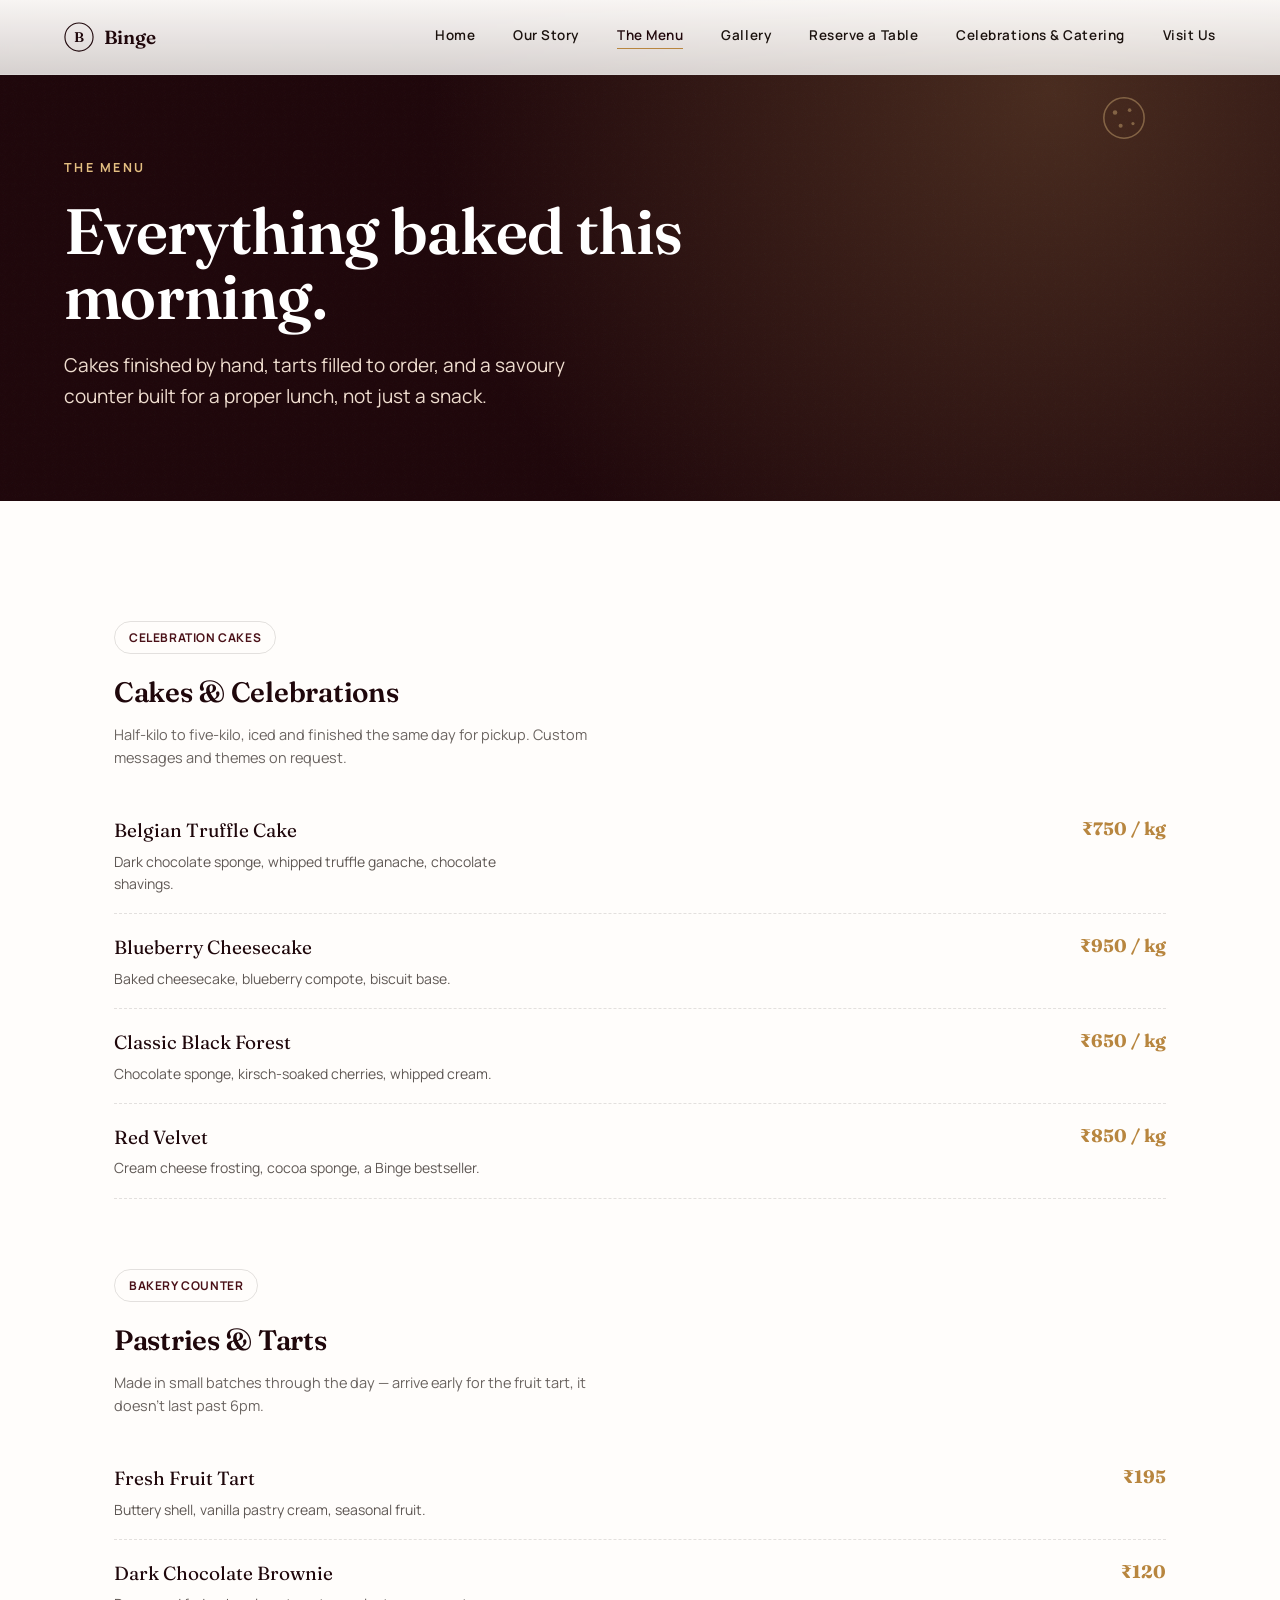
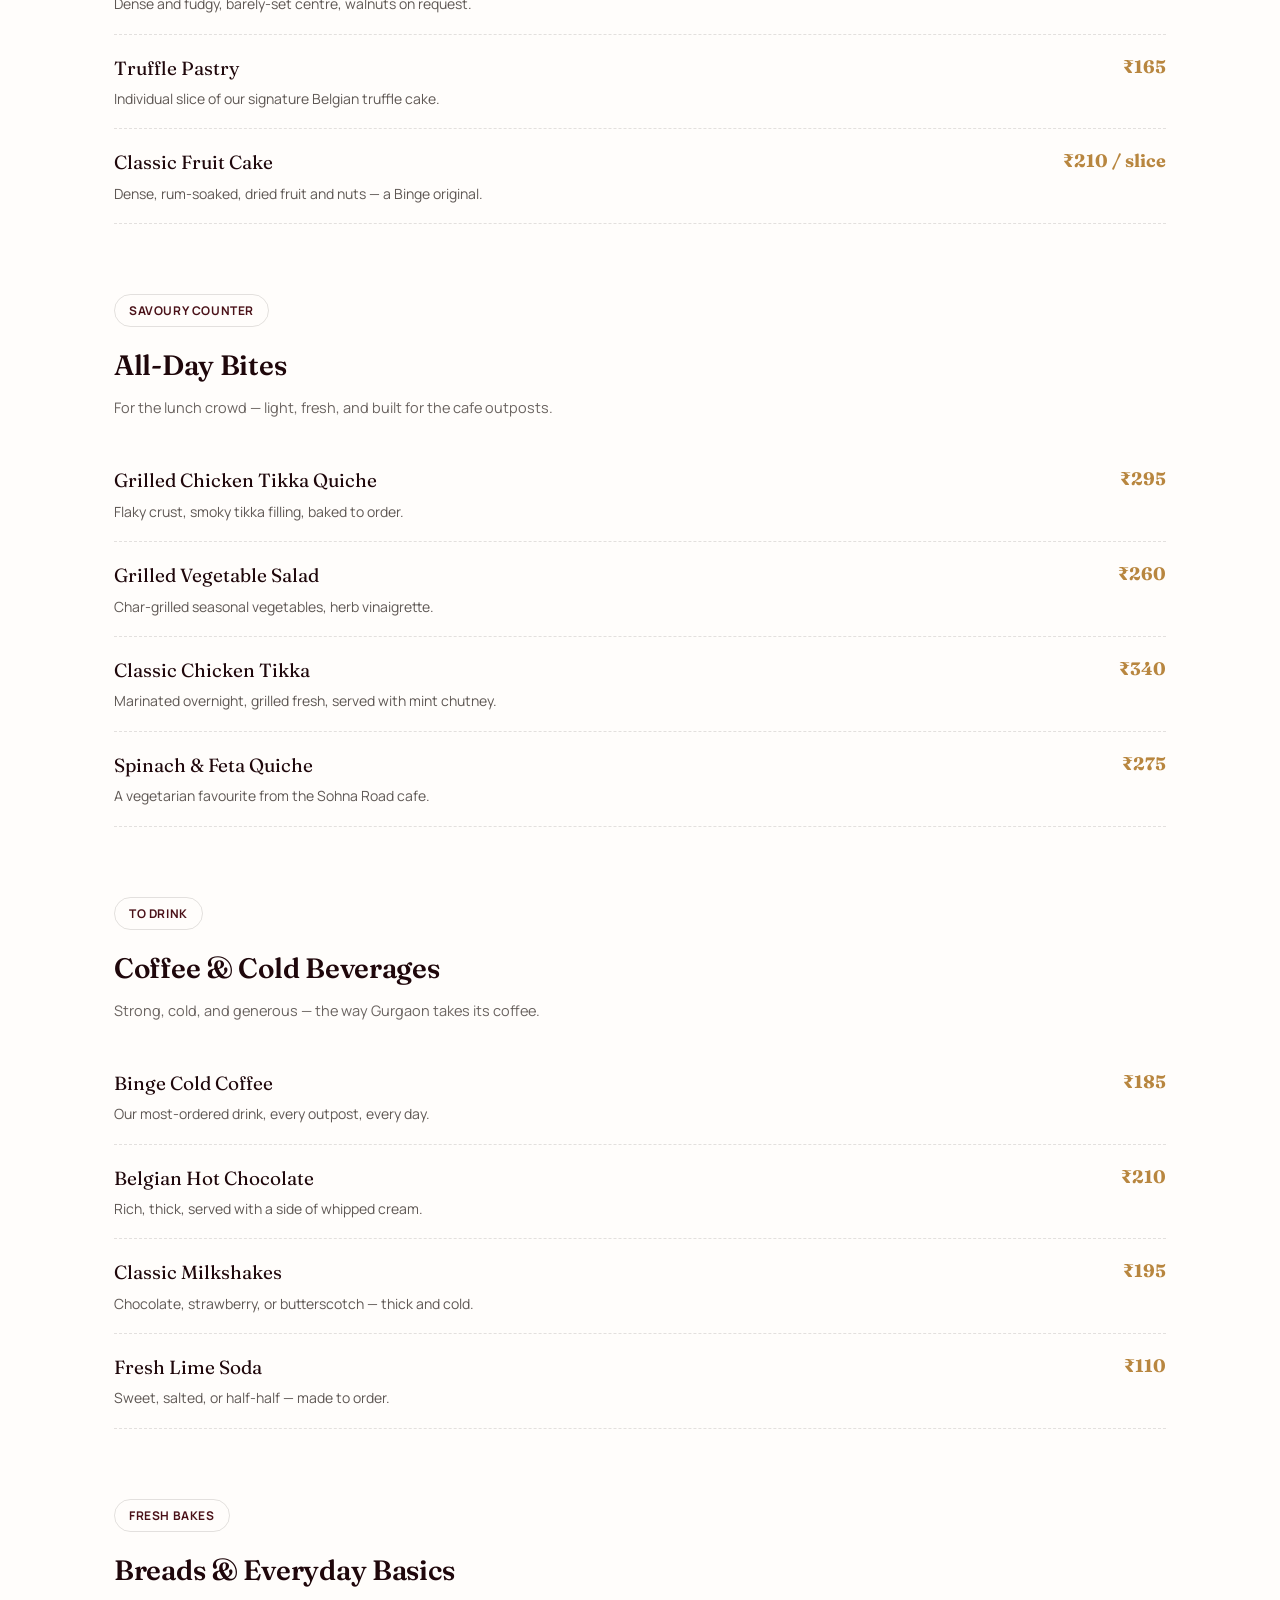
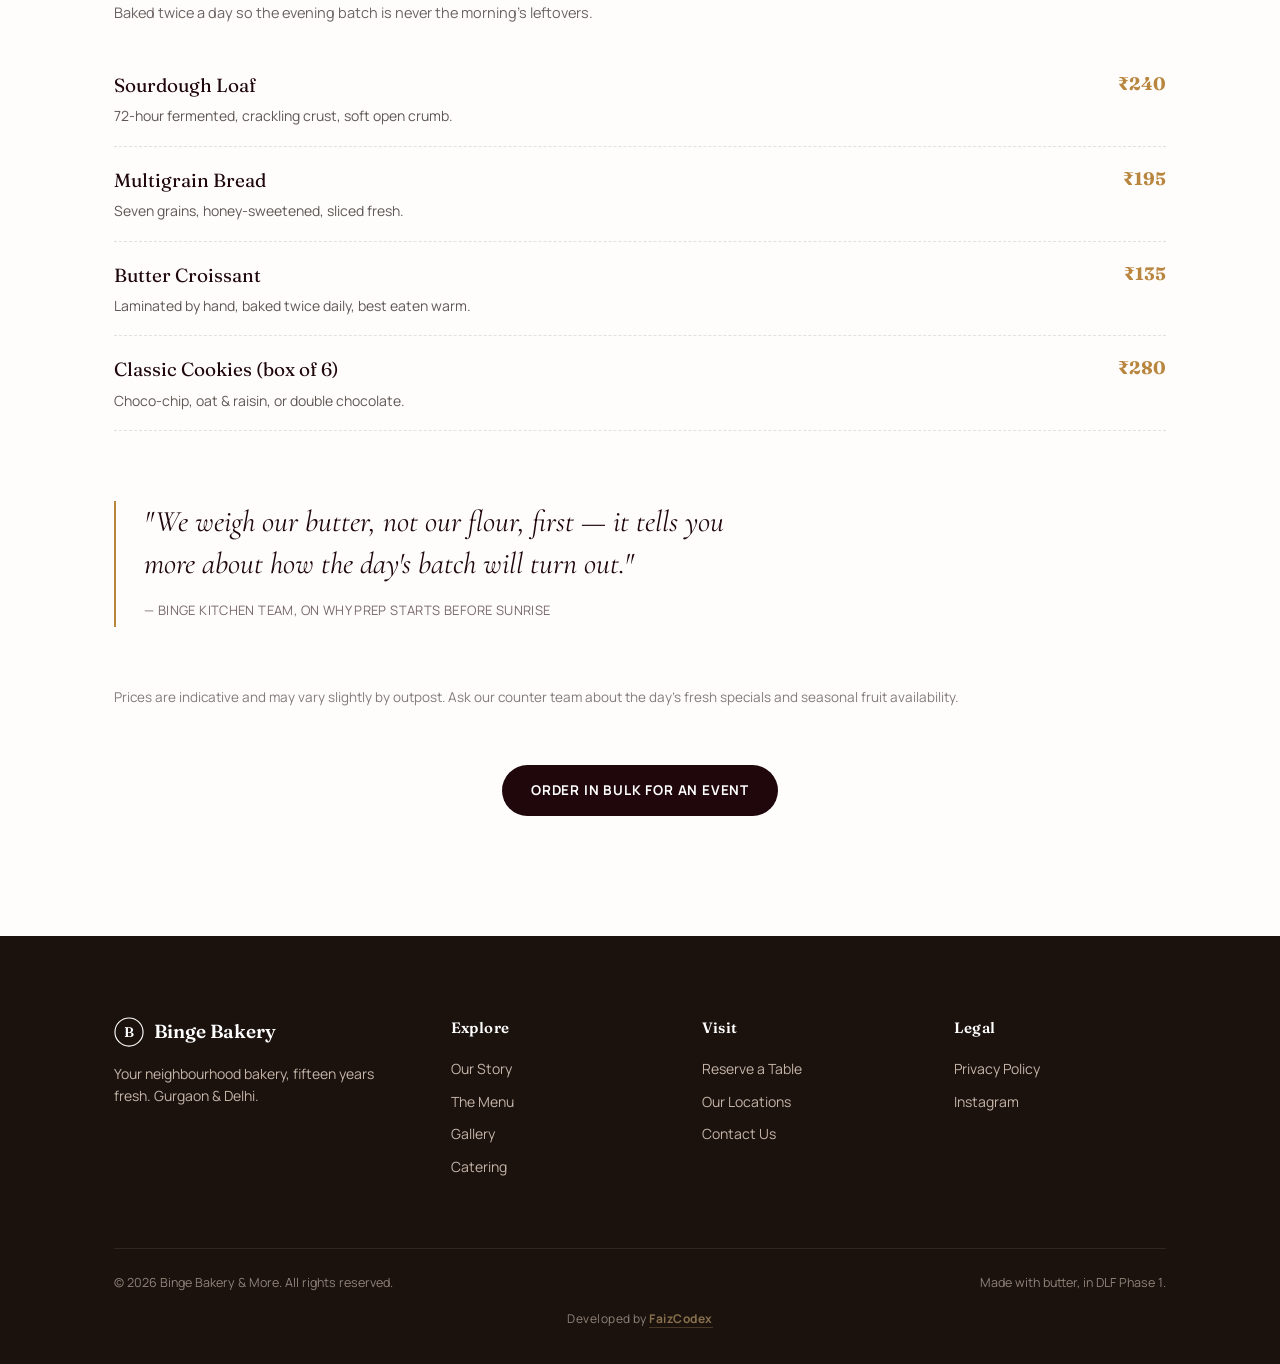
<file: menu.html>
<!DOCTYPE html>
<html lang="en">
<head>
<meta charset="UTF-8">
<meta name="viewport" content="width=device-width, initial-scale=1.0">
<title>The Menu — Binge Bakery</title>
<meta name="description" content="Cakes, tarts, savoury bakes and all-day coffee — the full Binge Bakery menu across our Gurgaon and Delhi outposts.">
<link href="https://fonts.googleapis.com/css2?family=Fraunces:ital,opsz,wght@0,9..144,400;0,9..144,500;0,9..144,600;0,9..144,700;0,9..144,900;1,9..144,500&family=Cormorant+Garamond:ital,wght@1,500;1,600&family=Manrope:wght@400;500;600;700;800&display=swap" rel="stylesheet">
<link rel="stylesheet" href="style.css">
</head>
<body>

<div id="loader">
  <div class="loader-stage">
    <svg viewBox="0 0 120 120" fill="none">
      <g class="bean bean--left"><path d="M60 20c-14 0-24 12-24 26 0 16 12 30 24 34 -8-8-12-20-12-32 0-12 6-22 12-28z" fill="#C79A5C"/></g>
      <g class="bean bean--right"><path d="M60 20c14 0 24 12 24 26 0 16-12 30-24 34 8-8 12-20 12-32 0-12-6-22-12-28z" fill="#E7CEBE"/></g>
    </svg>
    <svg class="loader-glyph" viewBox="0 0 120 120" fill="none">
      <text x="60" y="86" text-anchor="middle" font-family="Fraunces, serif" font-weight="700" font-size="74" fill="#F7EFE3">B</text>
    </svg>
  </div>
  <span class="loader-word">Fresh from the oven</span>
</div>

<header class="site-nav">
  <a href="index.html" class="logo-mark">
    <svg viewBox="0 0 32 32"><circle cx="16" cy="16" r="15" stroke="currentColor" stroke-width="1.2" fill="none"/><text x="16" y="21" text-anchor="middle" font-family="Fraunces, serif" font-size="15" fill="currentColor">B</text></svg>
    Binge
  </a>
  <button class="nav-toggle" aria-label="Toggle menu"><span></span><span></span><span></span></button>
  <nav class="primary-links">
    <a href="index.html">Home</a>
    <a href="our-story.html">Our Story</a>
    <a href="menu.html" class="active">The Menu</a>
    <a href="gallery.html">Gallery</a>
    <a href="reservations.html">Reserve a Table</a>
    <a href="catering.html">Celebrations &amp; Catering</a>
    <a href="visit-us.html">Visit Us</a>
  </nav>
</header>

<main>
  <section class="hero" style="min-height:52vh; background-image:linear-gradient(100deg, rgba(31,7,11,.93) 30%, rgba(31,7,11,.5) 75%), url('https://images.unsplash.com/photo-1587248720327-8eb72564be1e?w=1600&q=80'); background-size:cover; background-position:center;">
    <div class="hero-grain"></div>
    <svg class="doodle doodle--float" viewBox="0 0 50 50" style="width:56px; top:18%; right:10%; opacity:.4;"><circle cx="25" cy="25" r="18" fill="none" stroke="#E3BE81" stroke-width="1.4"/><circle cx="17" cy="20" r="2" fill="#E3BE81"/><circle cx="30" cy="18" r="1.6" fill="#E3BE81"/><circle cx="22" cy="32" r="1.8" fill="#E3BE81"/><circle cx="33" cy="30" r="1.4" fill="#E3BE81"/></svg>
    <div class="hero-inner reveal">
      <span class="eyebrow" style="color:var(--brass-soft);">The Menu</span>
      <h1 style="font-size:clamp(38px,6vw,64px);">Everything baked this morning.</h1>
      <p class="lede">Cakes finished by hand, tarts filled to order, and a savoury counter built for a proper lunch, not just a snack.</p>
    </div>
  </section>

  <section class="wrap">

    <div class="menu-category reveal">
      <span class="tag">Celebration Cakes</span>
      <h3 style="margin-top:16px;">Cakes &amp; Celebrations</h3>
      <p class="cat-note">Half-kilo to five-kilo, iced and finished the same day for pickup. Custom messages and themes on request.</p>
      <div class="menu-item"><div><div class="mi-name">Belgian Truffle Cake</div><div class="mi-desc">Dark chocolate sponge, whipped truffle ganache, chocolate shavings.</div></div><div class="mi-price">₹750 / kg</div></div>
      <div class="menu-item"><div><div class="mi-name">Blueberry Cheesecake</div><div class="mi-desc">Baked cheesecake, blueberry compote, biscuit base.</div></div><div class="mi-price">₹950 / kg</div></div>
      <div class="menu-item"><div><div class="mi-name">Classic Black Forest</div><div class="mi-desc">Chocolate sponge, kirsch-soaked cherries, whipped cream.</div></div><div class="mi-price">₹650 / kg</div></div>
      <div class="menu-item"><div><div class="mi-name">Red Velvet</div><div class="mi-desc">Cream cheese frosting, cocoa sponge, a Binge bestseller.</div></div><div class="mi-price">₹850 / kg</div></div>
    </div>

    <div class="menu-category reveal">
      <span class="tag">Bakery Counter</span>
      <h3 style="margin-top:16px;">Pastries &amp; Tarts</h3>
      <p class="cat-note">Made in small batches through the day — arrive early for the fruit tart, it doesn't last past 6pm.</p>
      <div class="menu-item"><div><div class="mi-name">Fresh Fruit Tart</div><div class="mi-desc">Buttery shell, vanilla pastry cream, seasonal fruit.</div></div><div class="mi-price">₹195</div></div>
      <div class="menu-item"><div><div class="mi-name">Dark Chocolate Brownie</div><div class="mi-desc">Dense and fudgy, barely-set centre, walnuts on request.</div></div><div class="mi-price">₹120</div></div>
      <div class="menu-item"><div><div class="mi-name">Truffle Pastry</div><div class="mi-desc">Individual slice of our signature Belgian truffle cake.</div></div><div class="mi-price">₹165</div></div>
      <div class="menu-item"><div><div class="mi-name">Classic Fruit Cake</div><div class="mi-desc">Dense, rum-soaked, dried fruit and nuts — a Binge original.</div></div><div class="mi-price">₹210 / slice</div></div>
    </div>

    <div class="menu-category reveal">
      <span class="tag">Savoury Counter</span>
      <h3 style="margin-top:16px;">All-Day Bites</h3>
      <p class="cat-note">For the lunch crowd — light, fresh, and built for the cafe outposts.</p>
      <div class="menu-item"><div><div class="mi-name">Grilled Chicken Tikka Quiche</div><div class="mi-desc">Flaky crust, smoky tikka filling, baked to order.</div></div><div class="mi-price">₹295</div></div>
      <div class="menu-item"><div><div class="mi-name">Grilled Vegetable Salad</div><div class="mi-desc">Char-grilled seasonal vegetables, herb vinaigrette.</div></div><div class="mi-price">₹260</div></div>
      <div class="menu-item"><div><div class="mi-name">Classic Chicken Tikka</div><div class="mi-desc">Marinated overnight, grilled fresh, served with mint chutney.</div></div><div class="mi-price">₹340</div></div>
      <div class="menu-item"><div><div class="mi-name">Spinach &amp; Feta Quiche</div><div class="mi-desc">A vegetarian favourite from the Sohna Road cafe.</div></div><div class="mi-price">₹275</div></div>
    </div>

    <div class="menu-category reveal">
      <span class="tag">To Drink</span>
      <h3 style="margin-top:16px;">Coffee &amp; Cold Beverages</h3>
      <p class="cat-note">Strong, cold, and generous — the way Gurgaon takes its coffee.</p>
      <div class="menu-item"><div><div class="mi-name">Binge Cold Coffee</div><div class="mi-desc">Our most-ordered drink, every outpost, every day.</div></div><div class="mi-price">₹185</div></div>
      <div class="menu-item"><div><div class="mi-name">Belgian Hot Chocolate</div><div class="mi-desc">Rich, thick, served with a side of whipped cream.</div></div><div class="mi-price">₹210</div></div>
      <div class="menu-item"><div><div class="mi-name">Classic Milkshakes</div><div class="mi-desc">Chocolate, strawberry, or butterscotch — thick and cold.</div></div><div class="mi-price">₹195</div></div>
      <div class="menu-item"><div><div class="mi-name">Fresh Lime Soda</div><div class="mi-desc">Sweet, salted, or half-half — made to order.</div></div><div class="mi-price">₹110</div></div>
    </div>

    <div class="menu-category reveal">
      <span class="tag">Fresh Bakes</span>
      <h3 style="margin-top:16px;">Breads &amp; Everyday Basics</h3>
      <p class="cat-note">Baked twice a day so the evening batch is never the morning's leftovers.</p>
      <div class="menu-item"><div><div class="mi-name">Sourdough Loaf</div><div class="mi-desc">72-hour fermented, crackling crust, soft open crumb.</div></div><div class="mi-price">₹240</div></div>
      <div class="menu-item"><div><div class="mi-name">Multigrain Bread</div><div class="mi-desc">Seven grains, honey-sweetened, sliced fresh.</div></div><div class="mi-price">₹195</div></div>
      <div class="menu-item"><div><div class="mi-name">Butter Croissant</div><div class="mi-desc">Laminated by hand, baked twice daily, best eaten warm.</div></div><div class="mi-price">₹135</div></div>
      <div class="menu-item"><div><div class="mi-name">Classic Cookies (box of 6)</div><div class="mi-desc">Choco-chip, oat &amp; raisin, or double chocolate.</div></div><div class="mi-price">₹280</div></div>
    </div>

    <div class="pull-quote reveal" style="max-width:640px; margin:60px 0;">"We weigh our butter, not our flour, first — it tells you more about how the day's batch will turn out."<br><span style="font-family:var(--font-body); font-style:normal; font-size:13px; letter-spacing:.03em; text-transform:uppercase; opacity:.6;">— Binge kitchen team, on why prep starts before sunrise</span></div>

    <p style="opacity:.55; font-size:13.5px; margin-top:12px;">Prices are indicative and may vary slightly by outpost. Ask our counter team about the day's fresh specials and seasonal fruit availability.</p>

    <div style="text-align:center; margin-top:56px;">
      <a href="catering.html" class="btn btn--primary">Order in Bulk for an Event</a>
    </div>

  </section>
</main>

<footer>
  <div class="wrap">
    <div class="footer-grid">
      <div class="fcol">
        <div class="logo-mark" style="color:var(--ivory); margin-bottom:16px;">
          <svg viewBox="0 0 32 32"><circle cx="16" cy="16" r="15" stroke="currentColor" stroke-width="1.2" fill="none"/><text x="16" y="21" text-anchor="middle" font-family="Fraunces, serif" font-size="15" fill="currentColor">B</text></svg>
          Binge Bakery
        </div>
        <p>Your neighbourhood bakery, fifteen years fresh. Gurgaon &amp; Delhi.</p>
      </div>
      <div class="fcol">
        <h4>Explore</h4>
        <a href="our-story.html">Our Story</a>
        <a href="menu.html">The Menu</a>
        <a href="gallery.html">Gallery</a>
        <a href="catering.html">Catering</a>
      </div>
      <div class="fcol">
        <h4>Visit</h4>
        <a href="reservations.html">Reserve a Table</a>
        <a href="visit-us.html">Our Locations</a>
        <a href="visit-us.html#contact">Contact Us</a>
      </div>
      <div class="fcol">
        <h4>Legal</h4>
        <a href="privacy-policy.html">Privacy Policy</a>
        <a href="https://www.instagram.com/bingebakery/">Instagram</a>
      </div>
    </div>
    <div class="footer-base">
      <span>© <span class="year"></span> Binge Bakery &amp; More. All rights reserved.</span>
      <span>Made with butter, in DLF Phase 1.</span>
    </div>
  </div>
  <div class="dev-credit">Developed by <a href="https://www.faizcodex.com" target="_blank" rel="noopener">FaizCodex</a></div>
</footer>

<script src="main.js"></script>
</body>
</html>
</file>
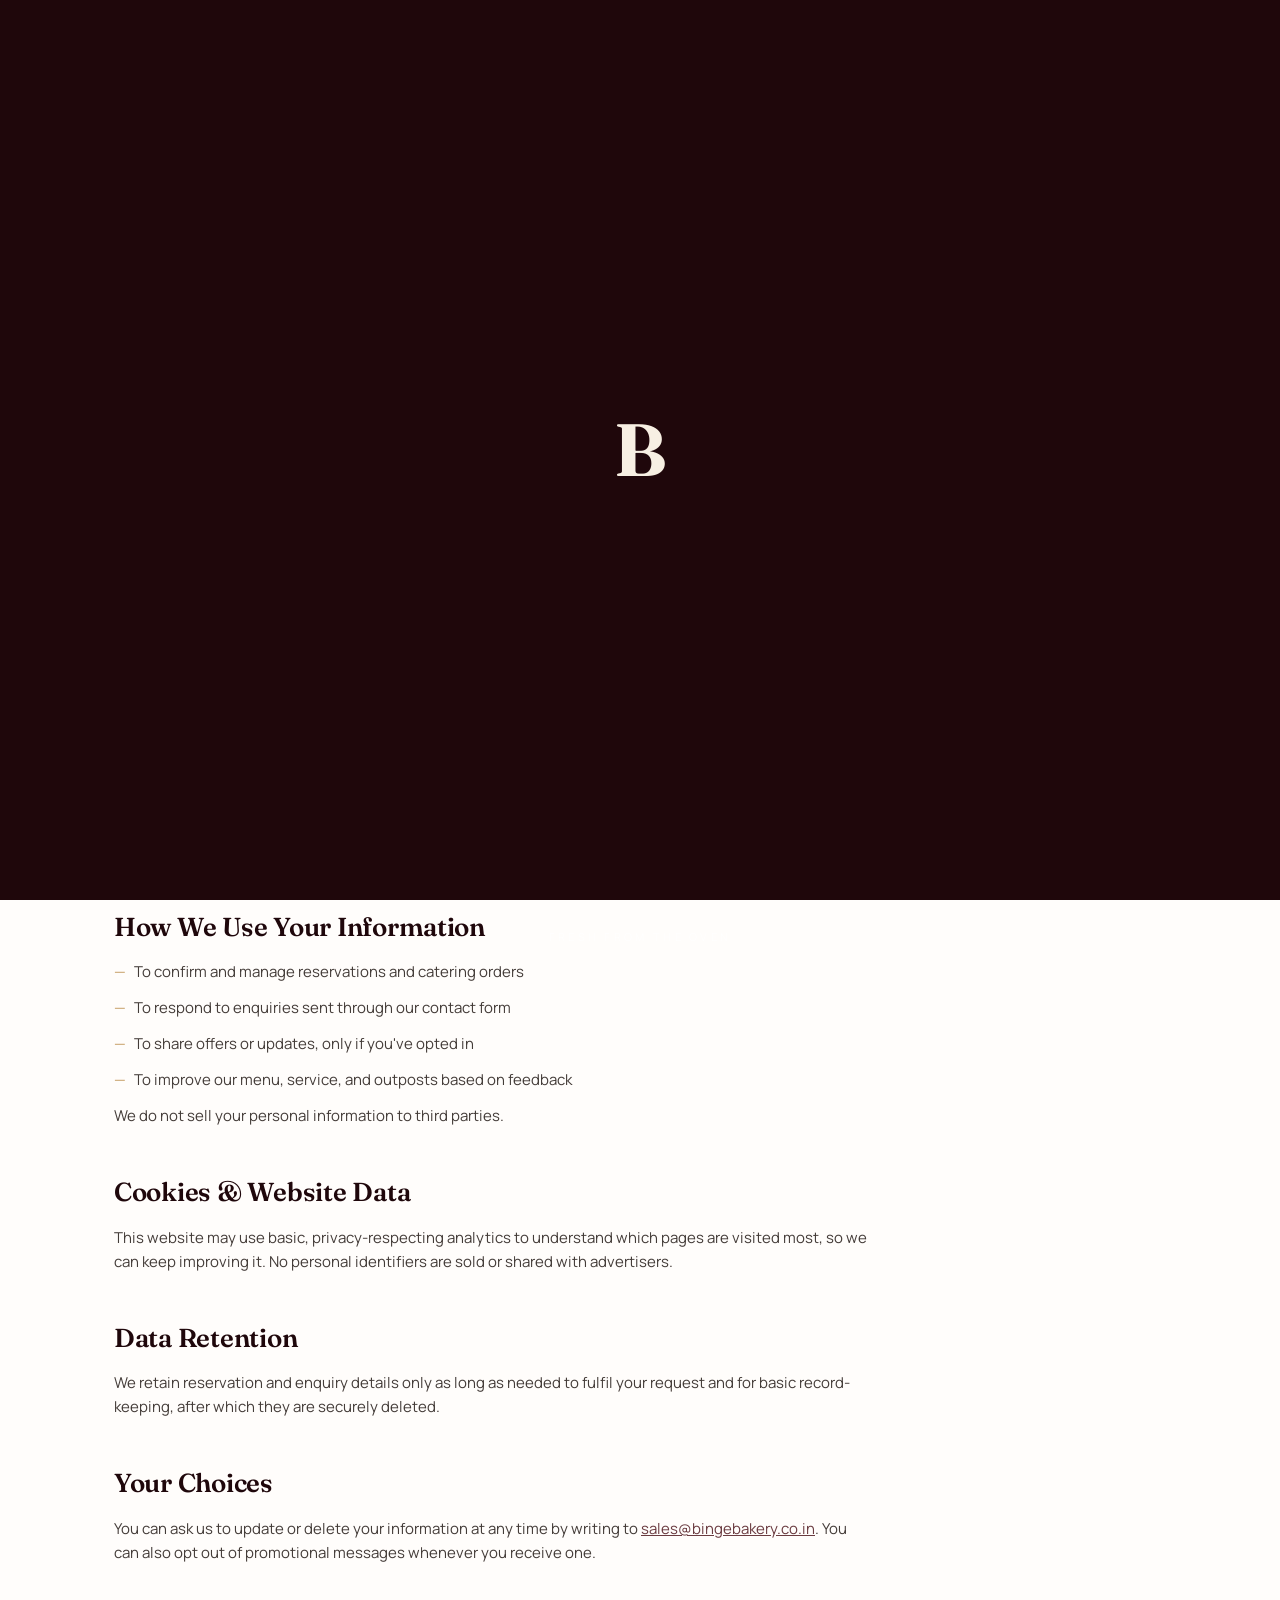
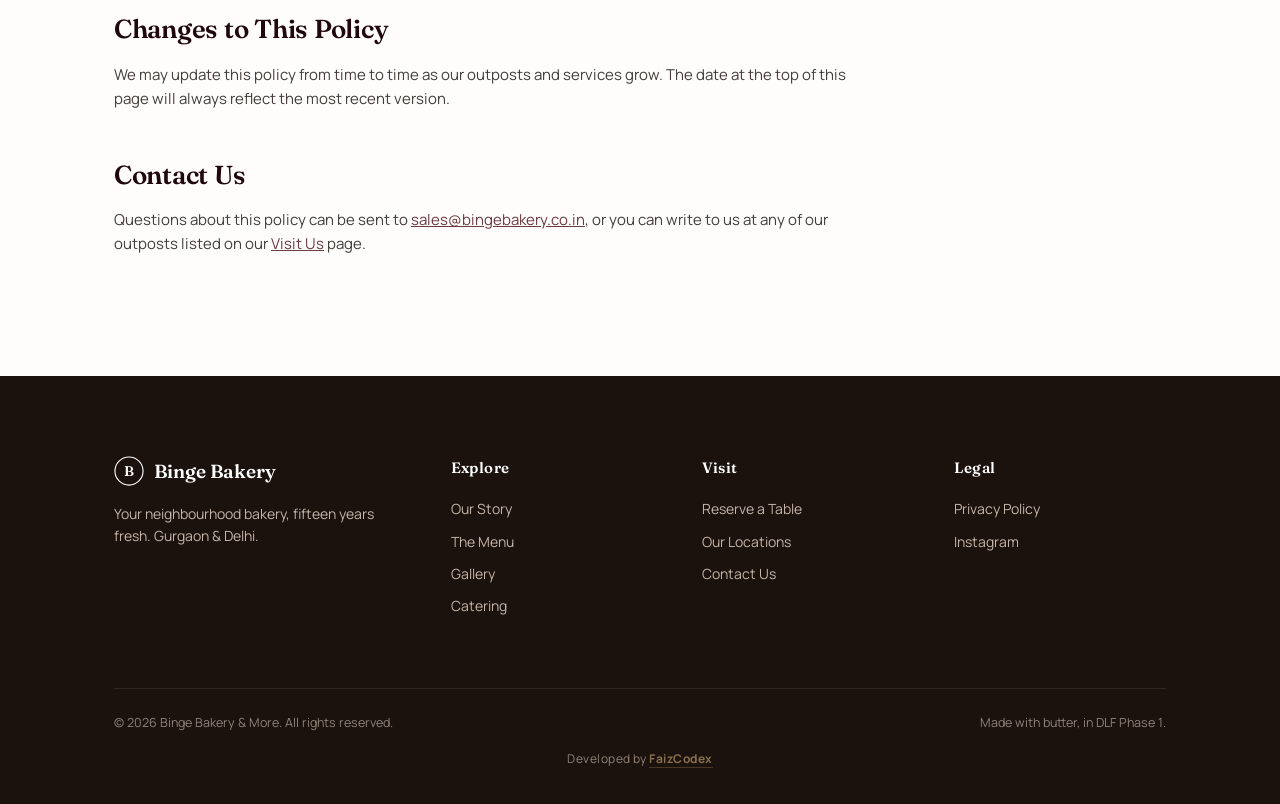
<file: privacy-policy.html>
<!DOCTYPE html>
<html lang="en">
<head>
<meta charset="UTF-8">
<meta name="viewport" content="width=device-width, initial-scale=1.0">
<title>Privacy Policy — Binge Bakery</title>
<meta name="description" content="How Binge Bakery collects, uses, and protects your information across our website and outposts.">
<link href="https://fonts.googleapis.com/css2?family=Fraunces:ital,opsz,wght@0,9..144,400;0,9..144,500;0,9..144,600;0,9..144,700;0,9..144,900;1,9..144,500&family=Cormorant+Garamond:ital,wght@1,500;1,600&family=Manrope:wght@400;500;600;700;800&display=swap" rel="stylesheet">
<link rel="stylesheet" href="style.css">
</head>
<body>

<div id="loader">
  <div class="loader-stage">
    <svg viewBox="0 0 120 120" fill="none">
      <g class="bean bean--left"><path d="M60 20c-14 0-24 12-24 26 0 16 12 30 24 34 -8-8-12-20-12-32 0-12 6-22 12-28z" fill="#C79A5C"/></g>
      <g class="bean bean--right"><path d="M60 20c14 0 24 12 24 26 0 16-12 30-24 34 8-8 12-20 12-32 0-12-6-22-12-28z" fill="#E7CEBE"/></g>
    </svg>
    <svg class="loader-glyph" viewBox="0 0 120 120" fill="none">
      <text x="60" y="86" text-anchor="middle" font-family="Fraunces, serif" font-weight="700" font-size="74" fill="#F7EFE3">B</text>
    </svg>
  </div>
  <span class="loader-word">Fresh from the oven</span>
</div>

<header class="site-nav">
  <a href="index.html" class="logo-mark">
    <svg viewBox="0 0 32 32"><circle cx="16" cy="16" r="15" stroke="currentColor" stroke-width="1.2" fill="none"/><text x="16" y="21" text-anchor="middle" font-family="Fraunces, serif" font-size="15" fill="currentColor">B</text></svg>
    Binge
  </a>
  <button class="nav-toggle" aria-label="Toggle menu"><span></span><span></span><span></span></button>
  <nav class="primary-links">
    <a href="index.html">Home</a>
    <a href="our-story.html">Our Story</a>
    <a href="menu.html">The Menu</a>
    <a href="gallery.html">Gallery</a>
    <a href="reservations.html">Reserve a Table</a>
    <a href="catering.html">Celebrations &amp; Catering</a>
    <a href="visit-us.html">Visit Us</a>
  </nav>
</header>

<main>
  <section class="hero" style="min-height:36vh; background-image:linear-gradient(100deg, rgba(31,7,11,.95) 40%, rgba(31,7,11,.7) 100%), url('https://images.unsplash.com/photo-1517433670267-08bbd4be890f?w=1600&q=80'); background-size:cover; background-position:center;">
    <div class="hero-grain"></div>
    <div class="hero-inner reveal">
      <span class="eyebrow" style="color:var(--brass-soft);">Legal</span>
      <h1 style="font-size:clamp(32px,5vw,52px);">Privacy Policy</h1>
      <p class="lede">Last updated: July 2026</p>
    </div>
  </section>

  <section class="wrap legal">
    <div class="reveal" style="max-width:760px;">
      <p>This policy explains what information Binge Bakery &amp; More ("Binge", "we", "us") collects when you use this website, visit an outpost, or place a reservation or catering order, and how that information is used.</p>

      <h2>Information We Collect</h2>
      <p>We collect information you provide directly, such as when you:</p>
      <ul>
        <li>Submit a reservation or catering enquiry through this website</li>
        <li>Send us a message through our contact form or email</li>
        <li>Sign up for updates or offers in-store</li>
      </ul>
      <p>This may include your name, phone number, email address, preferred outpost, and any notes you choose to share (such as dietary preferences or occasion details).</p>

      <h2>How We Use Your Information</h2>
      <ul>
        <li>To confirm and manage reservations and catering orders</li>
        <li>To respond to enquiries sent through our contact form</li>
        <li>To share offers or updates, only if you've opted in</li>
        <li>To improve our menu, service, and outposts based on feedback</li>
      </ul>
      <p>We do not sell your personal information to third parties.</p>

      <h2>Cookies &amp; Website Data</h2>
      <p>This website may use basic, privacy-respecting analytics to understand which pages are visited most, so we can keep improving it. No personal identifiers are sold or shared with advertisers.</p>

      <h2>Data Retention</h2>
      <p>We retain reservation and enquiry details only as long as needed to fulfil your request and for basic record-keeping, after which they are securely deleted.</p>

      <h2>Your Choices</h2>
      <p>You can ask us to update or delete your information at any time by writing to <a href="mailto:sales@bingebakery.co.in" style="color:var(--wine); text-decoration:underline;">sales@bingebakery.co.in</a>. You can also opt out of promotional messages whenever you receive one.</p>

      <h2>Changes to This Policy</h2>
      <p>We may update this policy from time to time as our outposts and services grow. The date at the top of this page will always reflect the most recent version.</p>

      <h2>Contact Us</h2>
      <p>Questions about this policy can be sent to <a href="mailto:sales@bingebakery.co.in" style="color:var(--wine); text-decoration:underline;">sales@bingebakery.co.in</a>, or you can write to us at any of our outposts listed on our <a href="visit-us.html" style="color:var(--wine); text-decoration:underline;">Visit Us</a> page.</p>
    </div>
  </section>
</main>

<footer>
  <div class="wrap">
    <div class="footer-grid">
      <div class="fcol">
        <div class="logo-mark" style="color:var(--ivory); margin-bottom:16px;">
          <svg viewBox="0 0 32 32"><circle cx="16" cy="16" r="15" stroke="currentColor" stroke-width="1.2" fill="none"/><text x="16" y="21" text-anchor="middle" font-family="Fraunces, serif" font-size="15" fill="currentColor">B</text></svg>
          Binge Bakery
        </div>
        <p>Your neighbourhood bakery, fifteen years fresh. Gurgaon &amp; Delhi.</p>
      </div>
      <div class="fcol">
        <h4>Explore</h4>
        <a href="our-story.html">Our Story</a>
        <a href="menu.html">The Menu</a>
        <a href="gallery.html">Gallery</a>
        <a href="catering.html">Catering</a>
      </div>
      <div class="fcol">
        <h4>Visit</h4>
        <a href="reservations.html">Reserve a Table</a>
        <a href="visit-us.html">Our Locations</a>
        <a href="visit-us.html#contact">Contact Us</a>
      </div>
      <div class="fcol">
        <h4>Legal</h4>
        <a href="privacy-policy.html">Privacy Policy</a>
        <a href="https://www.instagram.com/bingebakery/">Instagram</a>
      </div>
    </div>
    <div class="footer-base">
      <span>© <span class="year"></span> Binge Bakery &amp; More. All rights reserved.</span>
      <span>Made with butter, in DLF Phase 1.</span>
    </div>
  </div>
  <div class="dev-credit">Developed by <a href="https://www.faizcodex.com" target="_blank" rel="noopener">FaizCodex</a></div>
</footer>

<script src="main.js"></script>
</body>
</html>
</file>
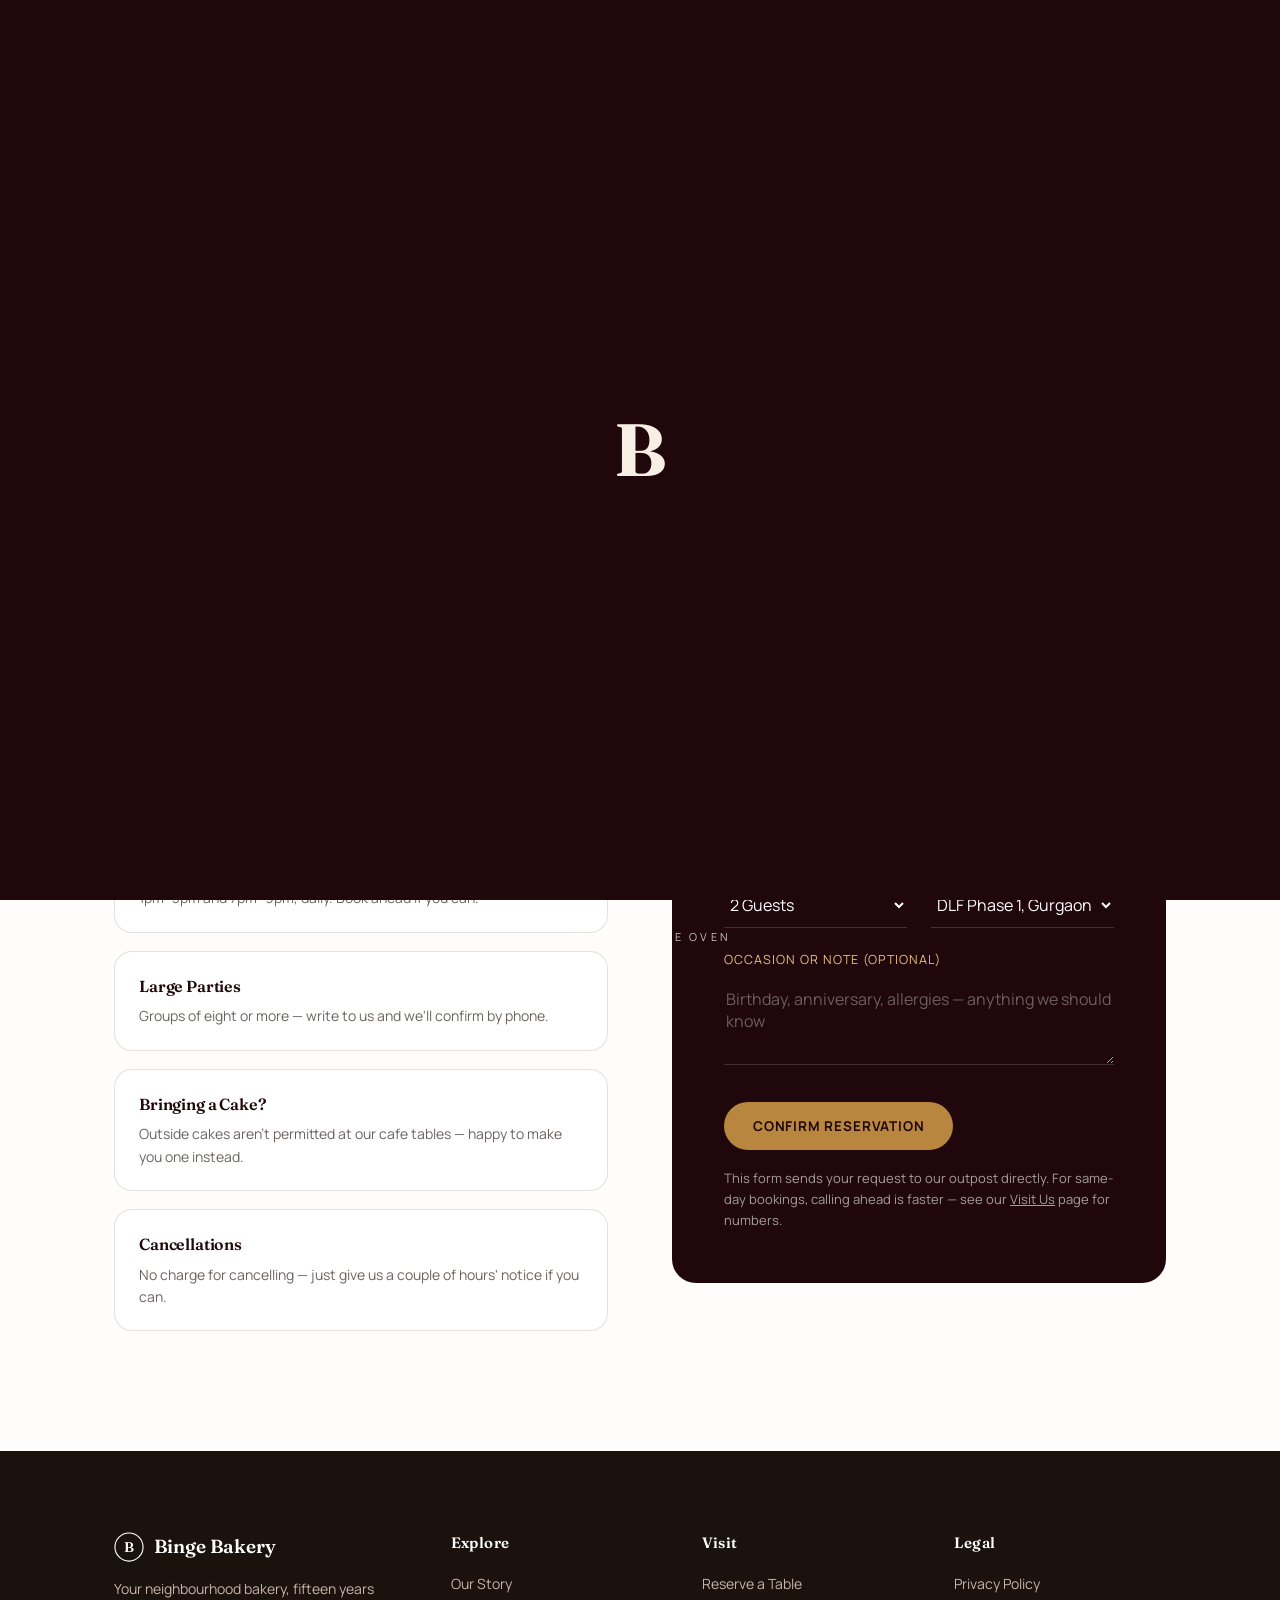
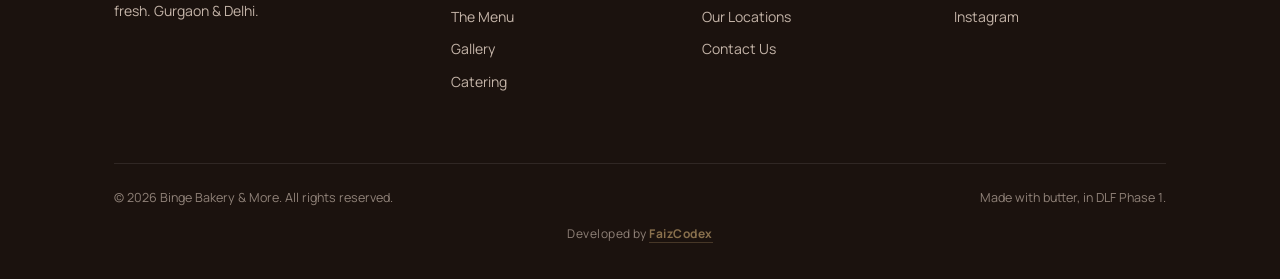
<file: reservations.html>
<!DOCTYPE html>
<html lang="en">
<head>
<meta charset="UTF-8">
<meta name="viewport" content="width=device-width, initial-scale=1.0">
<title>Reserve a Table — Binge Bakery</title>
<meta name="description" content="Reserve a table at any Binge Bakery outpost across Gurgaon and Delhi — for a lunch, a birthday, or just cake and coffee.">
<link href="https://fonts.googleapis.com/css2?family=Fraunces:ital,opsz,wght@0,9..144,400;0,9..144,500;0,9..144,600;0,9..144,700;0,9..144,900;1,9..144,500&family=Cormorant+Garamond:ital,wght@1,500;1,600&family=Manrope:wght@400;500;600;700;800&display=swap" rel="stylesheet">
<link rel="stylesheet" href="style.css">
</head>
<body>

<div id="loader">
  <div class="loader-stage">
    <svg viewBox="0 0 120 120" fill="none">
      <g class="bean bean--left"><path d="M60 20c-14 0-24 12-24 26 0 16 12 30 24 34 -8-8-12-20-12-32 0-12 6-22 12-28z" fill="#C79A5C"/></g>
      <g class="bean bean--right"><path d="M60 20c14 0 24 12 24 26 0 16-12 30-24 34 8-8 12-20 12-32 0-12-6-22-12-28z" fill="#E7CEBE"/></g>
    </svg>
    <svg class="loader-glyph" viewBox="0 0 120 120" fill="none">
      <text x="60" y="86" text-anchor="middle" font-family="Fraunces, serif" font-weight="700" font-size="74" fill="#F7EFE3">B</text>
    </svg>
  </div>
  <span class="loader-word">Fresh from the oven</span>
</div>

<header class="site-nav">
  <a href="index.html" class="logo-mark">
    <svg viewBox="0 0 32 32"><circle cx="16" cy="16" r="15" stroke="currentColor" stroke-width="1.2" fill="none"/><text x="16" y="21" text-anchor="middle" font-family="Fraunces, serif" font-size="15" fill="currentColor">B</text></svg>
    Binge
  </a>
  <button class="nav-toggle" aria-label="Toggle menu"><span></span><span></span><span></span></button>
  <nav class="primary-links">
    <a href="index.html">Home</a>
    <a href="our-story.html">Our Story</a>
    <a href="menu.html">The Menu</a>
    <a href="gallery.html">Gallery</a>
    <a href="reservations.html" class="active">Reserve a Table</a>
    <a href="catering.html">Celebrations &amp; Catering</a>
    <a href="visit-us.html">Visit Us</a>
  </nav>
</header>

<main>
  <section class="hero" style="min-height:44vh; background-image:linear-gradient(100deg, rgba(31,7,11,.93) 30%, rgba(31,7,11,.5) 78%), url('https://images.unsplash.com/photo-1495474472287-4d71bcdd2085?w=1600&q=80'); background-size:cover; background-position:center;">
    <div class="hero-grain"></div>
    <svg class="doodle doodle--spin" viewBox="0 0 40 24" style="width:48px; top:22%; right:12%;"><path d="M20 2c-9 0-16 8-16 16 0 4 2 6 4 6-4-4-6-10-6-16 0-6 8-6 18-6z" fill="none" stroke="#E3BE81" stroke-width="1.4"/><path d="M20 2c9 0 16 8 16 16 0 4-2 6-4 6 4-4 6-10 6-16 0-6-8-6-18-6z" fill="none" stroke="#E3BE81" stroke-width="1.4"/><line x1="20" y1="4" x2="20" y2="22" stroke="#E3BE81" stroke-width="1"/></svg>
    <div class="hero-inner reveal">
      <span class="eyebrow" style="color:var(--brass-soft);">Reserve a Table</span>
      <h1 style="font-size:clamp(38px,6vw,60px);">Save a corner for later.</h1>
      <p class="lede">Tell us when, how many, and where — we'll have the table ready and the first round of pastries on standby.</p>
    </div>
  </section>

  <section class="wrap">
    <div class="grid-2" style="align-items:flex-start;">
      <div class="reveal">
        <span class="eyebrow">Before you book</span>
        <h2 style="font-size:clamp(26px,3.2vw,36px); margin-top:14px;">A few things worth knowing</h2>
        <p style="margin-top:20px; opacity:.75; max-width:440px;">Our cafe outposts on Sohna Road and Kailash Colony hold reservations in blocks of 90 minutes. Weekend evenings fill quickly, so booking a day ahead is a good idea if you're a party of four or more. Walk-ins are always welcome — a table just isn't guaranteed at peak hours.</p>
        <div style="margin-top:36px; display:flex; flex-direction:column; gap:18px;">
          <div class="card" style="padding:22px 24px;">
            <h3 style="font-size:16px;">Peak Hours</h3>
            <p style="opacity:.65; font-size:14px; margin-top:6px;">1pm–3pm and 7pm–9pm, daily. Book ahead if you can.</p>
          </div>
          <div class="card" style="padding:22px 24px;">
            <h3 style="font-size:16px;">Large Parties</h3>
            <p style="opacity:.65; font-size:14px; margin-top:6px;">Groups of eight or more — write to us and we'll confirm by phone.</p>
          </div>
          <div class="card" style="padding:22px 24px;">
            <h3 style="font-size:16px;">Bringing a Cake?</h3>
            <p style="opacity:.65; font-size:14px; margin-top:6px;">Outside cakes aren't permitted at our cafe tables — happy to make you one instead.</p>
          </div>
          <div class="card" style="padding:22px 24px;">
            <h3 style="font-size:16px;">Cancellations</h3>
            <p style="opacity:.65; font-size:14px; margin-top:6px;">No charge for cancelling — just give us a couple of hours' notice if you can.</p>
          </div>
        </div>
      </div>

      <div class="form-panel reveal">
        <h3 style="color:var(--ivory); font-size:22px; margin-bottom:28px;">Booking Details</h3>
        <form onsubmit="event.preventDefault(); this.querySelector('.form-success').style.display='block';">
          <div class="field-row">
            <div class="field"><label for="r-name">Full Name</label><input id="r-name" type="text" placeholder="Your name" required></div>
            <div class="field"><label for="r-phone">Phone Number</label><input id="r-phone" type="tel" placeholder="+91" required></div>
          </div>
          <div class="field-row">
            <div class="field"><label for="r-date">Date</label><input id="r-date" type="date" required></div>
            <div class="field"><label for="r-time">Time</label><input id="r-time" type="time" required></div>
          </div>
          <div class="field-row">
            <div class="field">
              <label for="r-guests">Party Size</label>
              <select id="r-guests"><option>2 Guests</option><option>3 Guests</option><option>4 Guests</option><option>5–7 Guests</option><option>8+ Guests</option></select>
            </div>
            <div class="field">
              <label for="r-outpost">Outpost</label>
              <select id="r-outpost"><option>DLF Phase 1, Gurgaon</option><option>Sohna Road Cafe, Gurgaon</option><option>Nirvana Country, Gurgaon</option><option>Kailash Colony, Delhi</option></select>
            </div>
          </div>
          <div class="field"><label for="r-note">Occasion or Note (optional)</label><textarea id="r-note" rows="3" placeholder="Birthday, anniversary, allergies — anything we should know"></textarea></div>
          <button type="submit" class="btn btn--gold" style="margin-top:8px;">Confirm Reservation</button>
          <p class="form-success" style="display:none; margin-top:18px; color:var(--brass-soft); font-size:14px;">Thank you — your table request has been noted. Our team will confirm by phone shortly.</p>
          <p class="form-note">This form sends your request to our outpost directly. For same-day bookings, calling ahead is faster — see our <a href="visit-us.html" style="text-decoration:underline;">Visit Us</a> page for numbers.</p>
        </form>
      </div>
    </div>
  </section>
</main>

<footer>
  <div class="wrap">
    <div class="footer-grid">
      <div class="fcol">
        <div class="logo-mark" style="color:var(--ivory); margin-bottom:16px;">
          <svg viewBox="0 0 32 32"><circle cx="16" cy="16" r="15" stroke="currentColor" stroke-width="1.2" fill="none"/><text x="16" y="21" text-anchor="middle" font-family="Fraunces, serif" font-size="15" fill="currentColor">B</text></svg>
          Binge Bakery
        </div>
        <p>Your neighbourhood bakery, fifteen years fresh. Gurgaon &amp; Delhi.</p>
      </div>
      <div class="fcol">
        <h4>Explore</h4>
        <a href="our-story.html">Our Story</a>
        <a href="menu.html">The Menu</a>
        <a href="gallery.html">Gallery</a>
        <a href="catering.html">Catering</a>
      </div>
      <div class="fcol">
        <h4>Visit</h4>
        <a href="reservations.html">Reserve a Table</a>
        <a href="visit-us.html">Our Locations</a>
        <a href="visit-us.html#contact">Contact Us</a>
      </div>
      <div class="fcol">
        <h4>Legal</h4>
        <a href="privacy-policy.html">Privacy Policy</a>
        <a href="https://www.instagram.com/bingebakery/">Instagram</a>
      </div>
    </div>
    <div class="footer-base">
      <span>© <span class="year"></span> Binge Bakery &amp; More. All rights reserved.</span>
      <span>Made with butter, in DLF Phase 1.</span>
    </div>
  </div>
  <div class="dev-credit">Developed by <a href="https://www.faizcodex.com" target="_blank" rel="noopener">FaizCodex</a></div>
</footer>

<script src="main.js"></script>
</body>
</html>
</file>
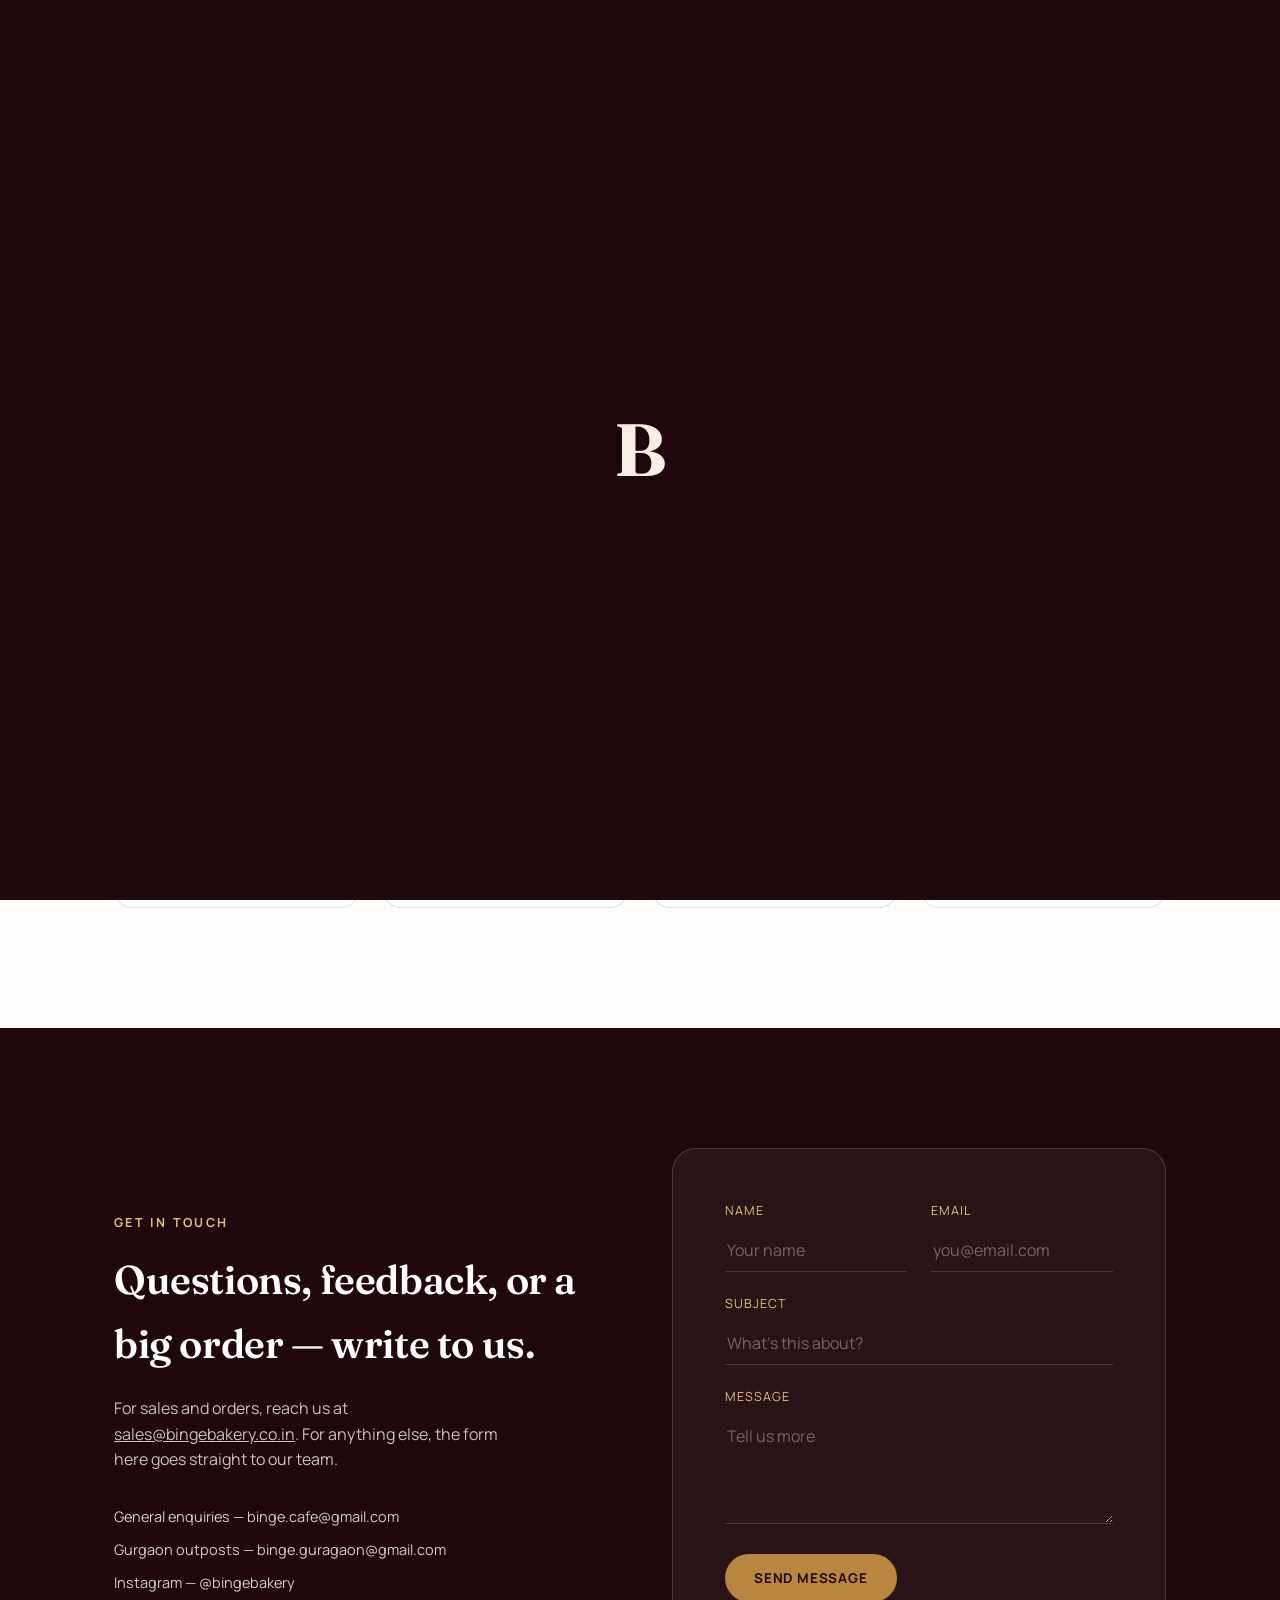
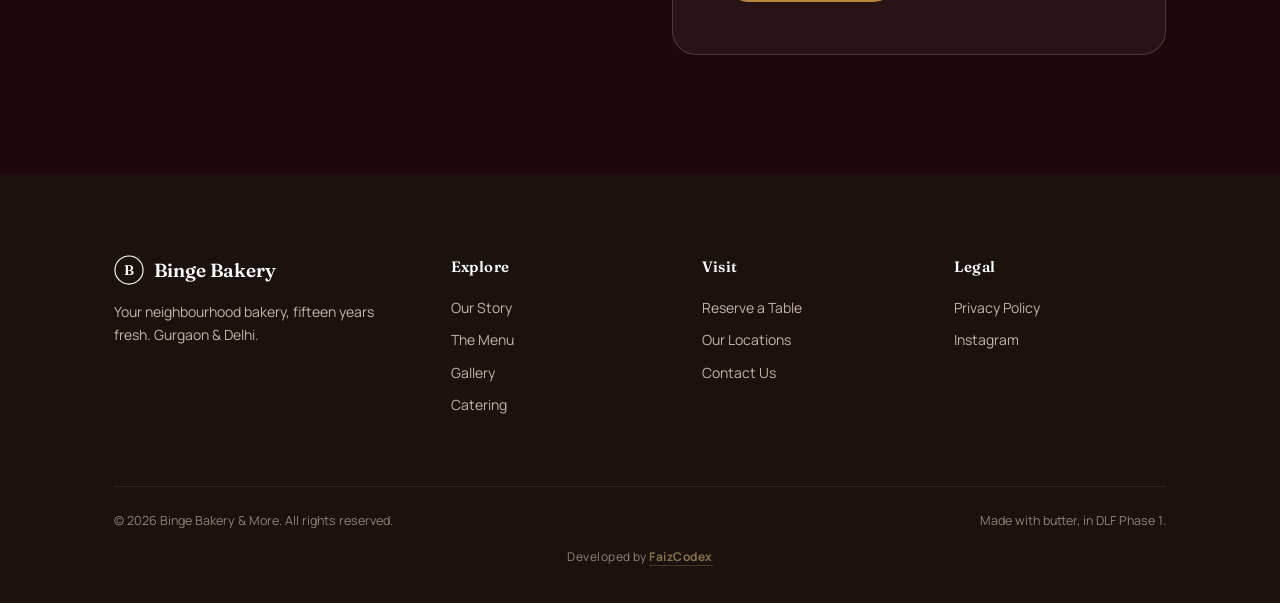
<file: visit-us.html>
<!DOCTYPE html>
<html lang="en">
<head>
<meta charset="UTF-8">
<meta name="viewport" content="width=device-width, initial-scale=1.0">
<title>Visit Us — Binge Bakery</title>
<meta name="description" content="Find your nearest Binge Bakery — DLF Phase 1, Sohna Road, and Nirvana Country in Gurgaon, and Kailash Colony in Delhi.">
<link href="https://fonts.googleapis.com/css2?family=Fraunces:ital,opsz,wght@0,9..144,400;0,9..144,500;0,9..144,600;0,9..144,700;0,9..144,900;1,9..144,500&family=Cormorant+Garamond:ital,wght@1,500;1,600&family=Manrope:wght@400;500;600;700;800&display=swap" rel="stylesheet">
<link rel="stylesheet" href="style.css">
</head>
<body>

<div id="loader">
  <div class="loader-stage">
    <svg viewBox="0 0 120 120" fill="none">
      <g class="bean bean--left"><path d="M60 20c-14 0-24 12-24 26 0 16 12 30 24 34 -8-8-12-20-12-32 0-12 6-22 12-28z" fill="#C79A5C"/></g>
      <g class="bean bean--right"><path d="M60 20c14 0 24 12 24 26 0 16-12 30-24 34 8-8 12-20 12-32 0-12-6-22-12-28z" fill="#E7CEBE"/></g>
    </svg>
    <svg class="loader-glyph" viewBox="0 0 120 120" fill="none">
      <text x="60" y="86" text-anchor="middle" font-family="Fraunces, serif" font-weight="700" font-size="74" fill="#F7EFE3">B</text>
    </svg>
  </div>
  <span class="loader-word">Fresh from the oven</span>
</div>

<header class="site-nav">
  <a href="index.html" class="logo-mark">
    <svg viewBox="0 0 32 32"><circle cx="16" cy="16" r="15" stroke="currentColor" stroke-width="1.2" fill="none"/><text x="16" y="21" text-anchor="middle" font-family="Fraunces, serif" font-size="15" fill="currentColor">B</text></svg>
    Binge
  </a>
  <button class="nav-toggle" aria-label="Toggle menu"><span></span><span></span><span></span></button>
  <nav class="primary-links">
    <a href="index.html">Home</a>
    <a href="our-story.html">Our Story</a>
    <a href="menu.html">The Menu</a>
    <a href="gallery.html">Gallery</a>
    <a href="reservations.html">Reserve a Table</a>
    <a href="catering.html">Celebrations &amp; Catering</a>
    <a href="visit-us.html" class="active">Visit Us</a>
  </nav>
</header>

<main>
  <section class="hero" style="min-height:44vh; background-image:linear-gradient(100deg, rgba(31,7,11,.93) 32%, rgba(31,7,11,.5) 78%), url('https://images.unsplash.com/photo-1568254183919-78a4f43a2877?w=1600&q=80'); background-size:cover; background-position:center;">
    <div class="hero-grain"></div>
    <svg class="doodle doodle--spin" viewBox="0 0 40 24" style="width:48px; top:22%; right:12%;"><path d="M20 2c-9 0-16 8-16 16 0 4 2 6 4 6-4-4-6-10-6-16 0-6 8-6 18-6z" fill="none" stroke="#E3BE81" stroke-width="1.4"/><path d="M20 2c9 0 16 8 16 16 0 4-2 6-4 6 4-4 6-10 6-16 0-6-8-6-18-6z" fill="none" stroke="#E3BE81" stroke-width="1.4"/><line x1="20" y1="4" x2="20" y2="22" stroke="#E3BE81" stroke-width="1"/></svg>
    <div class="hero-inner reveal">
      <span class="eyebrow" style="color:var(--brass-soft);">Visit Us</span>
      <h1 style="font-size:clamp(38px,6vw,60px);">Four outposts, one kitchen standard.</h1>
      <p class="lede">Three across Gurgaon, and now one in Delhi — find the Binge nearest to you.</p>
    </div>
  </section>

  <section class="wrap">
    <div class="grid-4">
      <div class="card reveal">
        <span class="tag">Flagship · Est. 2010</span>
        <h3 style="font-size:19px; margin-top:16px;">DLF Phase 1</h3>
        <p style="opacity:.65; font-size:14px; margin-top:10px;">C-4, Qutub Plaza Market, DLF Phase 1, Gurgaon</p>
        <p style="opacity:.65; font-size:14px; margin-top:8px;">10:00 AM – 10:00 PM, daily</p>
        <p style="opacity:.65; font-size:14px; margin-top:8px;">0124-4008223</p>
      </div>
      <div class="card reveal">
        <span class="tag">Cafe</span>
        <h3 style="font-size:19px; margin-top:16px;">Sohna Road</h3>
        <p style="opacity:.65; font-size:14px; margin-top:10px;">C-10, Bestech Business Tower, Sohna Road, Gurgaon</p>
        <p style="opacity:.65; font-size:14px; margin-top:8px;">9:00 AM – 11:00 PM, daily</p>
        <p style="opacity:.65; font-size:14px; margin-top:8px;">0124-4389144</p>
      </div>
      <div class="card reveal">
        <span class="tag">Bakery Counter</span>
        <h3 style="font-size:19px; margin-top:16px;">Nirvana Country</h3>
        <p style="opacity:.65; font-size:14px; margin-top:10px;">C-28, Ground Floor, Nirvana Country, Sector 50, Gurgaon</p>
        <p style="opacity:.65; font-size:14px; margin-top:8px;">10:00 AM – 9:30 PM, daily</p>
        <p style="opacity:.65; font-size:14px; margin-top:8px;">Curbside pickup available</p>
      </div>
      <div class="card reveal">
        <span class="tag">Newest · 2025</span>
        <h3 style="font-size:19px; margin-top:16px;">Kailash Colony, Delhi</h3>
        <p style="opacity:.65; font-size:14px; margin-top:10px;">A-7, Kailash Colony Road, Kailash Colony, Delhi</p>
        <p style="opacity:.65; font-size:14px; margin-top:8px;">10:00 AM – 9:00 PM, daily</p>
        <p style="opacity:.65; font-size:14px; margin-top:8px;">+91 95559 00400</p>
      </div>
    </div>
  </section>

  <section id="contact" style="background:var(--wine-deep); color:var(--ivory); scroll-margin-top:100px;">
    <div class="wrap grid-2">
      <div class="reveal">
        <span class="eyebrow" style="color:var(--brass-soft);">Get in Touch</span>
        <h2 style="color:var(--ivory); font-size:clamp(28px,3.6vw,40px); margin-top:14px;">Questions, feedback, or a big order — write to us.</h2>
        <p style="margin-top:20px; opacity:.75; max-width:420px;">For sales and orders, reach us at <a href="mailto:sales@bingebakery.co.in" style="text-decoration:underline;">sales@bingebakery.co.in</a>. For anything else, the form here goes straight to our team.</p>
        <div style="margin-top:32px; display:flex; flex-direction:column; gap:10px; font-size:14.5px; opacity:.8;">
          <span>General enquiries — binge.cafe@gmail.com</span>
          <span>Gurgaon outposts — binge.guragaon@gmail.com</span>
          <span>Instagram — @bingebakery</span>
        </div>
      </div>
      <div class="form-panel reveal" style="background:rgba(247,239,227,.05); border:1px solid var(--line-on-dark);">
        <form onsubmit="event.preventDefault(); this.querySelector('.form-success').style.display='block';">
          <div class="field-row">
            <div class="field"><label for="c-name">Name</label><input id="c-name" type="text" placeholder="Your name" required></div>
            <div class="field"><label for="c-email">Email</label><input id="c-email" type="email" placeholder="you@email.com" required></div>
          </div>
          <div class="field"><label for="c-subject">Subject</label><input id="c-subject" type="text" placeholder="What's this about?"></div>
          <div class="field"><label for="c-msg">Message</label><textarea id="c-msg" rows="4" placeholder="Tell us more" required></textarea></div>
          <button type="submit" class="btn btn--gold">Send Message</button>
          <p class="form-success" style="display:none; margin-top:18px; color:var(--brass-soft); font-size:14px;">Thank you — we'll get back to you shortly.</p>
        </form>
      </div>
    </div>
  </section>
</main>

<footer>
  <div class="wrap">
    <div class="footer-grid">
      <div class="fcol">
        <div class="logo-mark" style="color:var(--ivory); margin-bottom:16px;">
          <svg viewBox="0 0 32 32"><circle cx="16" cy="16" r="15" stroke="currentColor" stroke-width="1.2" fill="none"/><text x="16" y="21" text-anchor="middle" font-family="Fraunces, serif" font-size="15" fill="currentColor">B</text></svg>
          Binge Bakery
        </div>
        <p>Your neighbourhood bakery, fifteen years fresh. Gurgaon &amp; Delhi.</p>
      </div>
      <div class="fcol">
        <h4>Explore</h4>
        <a href="our-story.html">Our Story</a>
        <a href="menu.html">The Menu</a>
        <a href="gallery.html">Gallery</a>
        <a href="catering.html">Catering</a>
      </div>
      <div class="fcol">
        <h4>Visit</h4>
        <a href="reservations.html">Reserve a Table</a>
        <a href="visit-us.html">Our Locations</a>
        <a href="visit-us.html#contact">Contact Us</a>
      </div>
      <div class="fcol">
        <h4>Legal</h4>
        <a href="privacy-policy.html">Privacy Policy</a>
        <a href="https://www.instagram.com/bingebakery/">Instagram</a>
      </div>
    </div>
    <div class="footer-base">
      <span>© <span class="year"></span> Binge Bakery &amp; More. All rights reserved.</span>
      <span>Made with butter, in DLF Phase 1.</span>
    </div>
  </div>
  <div class="dev-credit">Developed by <a href="https://www.faizcodex.com" target="_blank" rel="noopener">FaizCodex</a></div>
</footer>

<script src="main.js"></script>
</body>
</html>
</file>
<file: style.css>
/* ============================================================
   BINGE BAKERY — shared stylesheet
   Palette: wine / ivory / brass / blush / espresso
   Type: Fraunces (display) + Manrope (body & utility)
   ============================================================ */

:root{
  --wine:        #4A1118;
  --wine-deep:   #1F070B;
  --espresso:    #1B120E;
  --espresso-70: rgba(27,18,14,0.72);
  --ivory:       #FFFFFF;
  --cream:       #FFFDFB;
  --paper:       #FBF8F4;
  --brass:       #B8863F;
  --brass-soft:  #E3BE81;
  --blush:       #EFDDCF;
  --line:        rgba(27,18,14,0.12);
  --line-on-dark:rgba(255,255,255,0.16);

  --font-display: "Fraunces", "Georgia", serif;
  --font-body:    "Manrope", "Helvetica Neue", Arial, sans-serif;
  --font-script:  "Cormorant Garamond", "Georgia", serif;

  --container: 1180px;
  --gutter: clamp(20px, 5vw, 64px);

  --ease: cubic-bezier(.4,0,.2,1);
}

*,*::before,*::after{ box-sizing:border-box; }
html{ scroll-behavior:smooth; }
body{
  margin:0;
  background:var(--cream);
  color:var(--espresso);
  font-family:var(--font-body);
  font-size:16px;
  line-height:1.6;
  -webkit-font-smoothing:antialiased;
  overflow-x:hidden;
}
img{ max-width:100%; display:block; }
a{ color:inherit; text-decoration:none; }
h1,h2,h3,h4{
  font-family:var(--font-display);
  font-weight:600;
  margin:0;
  color:var(--wine-deep);
  letter-spacing:-0.01em;
}
p{ margin:0; }
ul{ margin:0; padding:0; list-style:none; }
button{ font-family:inherit; cursor:pointer; }
:focus-visible{ outline:2px solid var(--brass); outline-offset:3px; }

@media (prefers-reduced-motion: reduce){
  *{ animation-duration:0.001ms !important; animation-iteration-count:1 !important; transition-duration:0.001ms !important; scroll-behavior:auto !important; }
}

.wrap{ max-width:var(--container); margin:0 auto; padding-left:var(--gutter); padding-right:var(--gutter); }
.eyebrow{
  font-family:var(--font-body);
  font-size:12.5px;
  font-weight:700;
  letter-spacing:0.18em;
  text-transform:uppercase;
  color:var(--brass);
}

/* ---------------- Loader ---------------- */
#loader{
  position:fixed; inset:0; z-index:9999;
  background:var(--wine-deep);
  display:flex; align-items:center; justify-content:center;
  transition:opacity .5s var(--ease), visibility .5s var(--ease);
}
#loader.done{ opacity:0; visibility:hidden; pointer-events:none; }
#loader .loader-stage{ position:relative; width:120px; height:120px; }
#loader svg{ width:120px; height:120px; position:absolute; inset:0; }
.bean{ transform-origin:60px 60px; animation:beanFadeOut .4s var(--ease) 1.05s forwards; }
.bean--left{ animation-name:beanSpinLeft, beanFadeOut; animation-duration:1.05s,.4s; animation-delay:0s,1.05s; animation-fill-mode:forwards; animation-timing-function:var(--ease); }
.bean--right{ animation-name:beanSpinRight, beanFadeOut; animation-duration:1.05s,.4s; animation-delay:0s,1.05s; animation-fill-mode:forwards; animation-timing-function:var(--ease); }
.loader-glyph{
  opacity:0; transform:scale(.6);
  animation:glyphIn .5s var(--ease) 1.1s forwards;
}
.loader-word{
  position:absolute; bottom:-46px; left:50%; transform:translateX(-50%);
  font-family:var(--font-body); font-size:11px; letter-spacing:.3em; text-transform:uppercase;
  color:var(--ivory); opacity:.75; white-space:nowrap;
}
@keyframes beanSpinLeft{
  0%{ transform:translate(-18px,0) rotate(-25deg) scale(1); opacity:1; }
  70%{ transform:translate(-3px,0) rotate(160deg) scale(1.05); }
  100%{ transform:translate(0,0) rotate(180deg) scale(1.05); }
}
@keyframes beanSpinRight{
  0%{ transform:translate(18px,0) rotate(25deg) scale(1); opacity:1; }
  70%{ transform:translate(3px,0) rotate(-160deg) scale(1.05); }
  100%{ transform:translate(0,0) rotate(-180deg) scale(1.05); }
}
@keyframes beanFadeOut{ to{ opacity:0; transform:scale(.6); } }
@keyframes glyphIn{ to{ opacity:1; transform:scale(1); } }

/* ---------------- Nav ---------------- */
header.site-nav{
  position:fixed; top:0; left:0; right:0; z-index:500;
  display:flex; align-items:center; justify-content:space-between;
  padding:22px var(--gutter);
  background:linear-gradient(to bottom, rgba(255,253,251,0.97), rgba(255,253,251,0.82));
  backdrop-filter:blur(6px);
  border-bottom:1px solid var(--line);
}
.logo-mark{
  display:flex; align-items:center; gap:10px;
  font-family:var(--font-display); font-weight:600; font-size:19px; color:var(--wine-deep);
}
.logo-mark svg{ width:30px; height:30px; }
nav.primary-links{ display:flex; gap:clamp(18px,3vw,38px); }
nav.primary-links a{
  font-size:13.5px; font-weight:600; letter-spacing:.04em;
  color:var(--espresso); position:relative; padding-bottom:3px;
}
nav.primary-links a::after{
  content:""; position:absolute; left:0; bottom:0; width:0; height:1px; background:var(--brass);
  transition:width .3s var(--ease);
}
nav.primary-links a:hover::after, nav.primary-links a.active::after{ width:100%; }
nav.primary-links a.active{ color:var(--wine-deep); }

.nav-toggle{
  display:none; flex-direction:column; gap:5px; background:none; border:none; padding:6px;
}
.nav-toggle span{ width:22px; height:2px; background:var(--wine-deep); border-radius:2px; }

@media (max-width: 880px){
  nav.primary-links{
    position:fixed; inset:0; background:var(--wine-deep); flex-direction:column;
    align-items:flex-start; justify-content:center; gap:22px; padding:0 40px;
    transform:translateY(-100%); transition:transform .5s var(--ease);
  }
  nav.primary-links.open{ transform:translateY(0); }
  nav.primary-links a{ color:var(--ivory); font-size:22px; font-family:var(--font-display); }
  nav.primary-links a::after{ background:var(--brass-soft); }
  .nav-toggle{ display:flex; z-index:600; }
  .nav-toggle.is-open span:nth-child(1){ transform:translateY(7px) rotate(45deg); }
  .nav-toggle.is-open span:nth-child(2){ opacity:0; }
  .nav-toggle.is-open span:nth-child(3){ transform:translateY(-7px) rotate(-45deg); }
}

/* ---------------- Buttons ---------------- */
.btn{
  display:inline-flex; align-items:center; gap:10px;
  padding:14px 28px; font-size:13.5px; font-weight:700; letter-spacing:.06em; text-transform:uppercase;
  border-radius:999px; transition:all .3s var(--ease); border:1px solid transparent;
}
.btn--primary{ background:var(--wine-deep); color:var(--ivory); }
.btn--primary:hover{ background:var(--wine); transform:translateY(-2px); box-shadow:0 10px 24px rgba(42,10,15,.25); }
.btn--outline{ border-color:var(--wine-deep); color:var(--wine-deep); }
.btn--outline:hover{ background:var(--wine-deep); color:var(--ivory); }
.btn--gold{ background:var(--brass); color:var(--wine-deep); }
.btn--gold:hover{ background:var(--brass-soft); transform:translateY(-2px); }

/* ---------------- Hero ---------------- */
.hero{
  min-height:92vh; display:flex; align-items:flex-end;
  padding:calc(var(--gutter) + 90px) var(--gutter) 90px;
  position:relative; background:var(--wine-deep); color:var(--ivory); overflow:hidden;
}
.hero::before{
  content:""; position:absolute; inset:0;
  background:radial-gradient(circle at 82% 18%, rgba(199,154,92,.25), transparent 55%);
}
.hero-grain{ position:absolute; inset:0; opacity:.05; background-image:url("data:image/svg+xml,%3Csvg xmlns='http://www.w3.org/2000/svg' width='120' height='120'%3E%3Cfilter id='n'%3E%3CfeTurbulence baseFrequency='0.9' /%3E%3C/filter%3E%3Crect width='100%25' height='100%25' filter='url(%23n)'/%3E%3C/svg%3E"); }
.hero-inner{ position:relative; max-width:760px; }
.hero h1{ color:var(--ivory); font-size:clamp(42px,7vw,84px); line-height:1.02; margin-top:18px; }
.hero p.lede{ font-size:clamp(16px,2vw,19px); max-width:520px; margin-top:22px; color:var(--blush); }
.hero .hero-actions{ display:flex; gap:16px; margin-top:38px; flex-wrap:wrap; }

/* ---------------- Sections ---------------- */
section{ padding:120px 0; }
.section-head{ max-width:640px; margin-bottom:56px; }
.section-head h2{ font-size:clamp(30px,4.2vw,50px); margin-top:14px; }
.divider-bean{ width:38px; height:auto; opacity:.7; margin:64px auto; display:block; }

.grid-2{ display:grid; grid-template-columns:1fr 1fr; gap:64px; align-items:center; }
.grid-3{ display:grid; grid-template-columns:repeat(3,1fr); gap:32px; }
.grid-4{ display:grid; grid-template-columns:repeat(4,1fr); gap:24px; }
@media (max-width:900px){
  .grid-2{ grid-template-columns:1fr; gap:36px; }
  .grid-3{ grid-template-columns:1fr 1fr; }
  .grid-4{ grid-template-columns:1fr 1fr; }
}
@media (max-width:560px){
  .grid-3{ grid-template-columns:1fr; }
  section{ padding:80px 0; }
}

/* cards */
.card{
  background:var(--ivory); border:1px solid var(--line); border-radius:18px; padding:34px 28px;
  transition:transform .35s var(--ease), box-shadow .35s var(--ease);
}
.card:hover{ transform:translateY(-6px); box-shadow:0 20px 40px rgba(36,23,19,.08); }
.card .num{ font-family:var(--font-display); font-size:14px; color:var(--brass); }

.tag{
  display:inline-block; padding:6px 14px; border:1px solid var(--line); border-radius:999px;
  font-size:12px; letter-spacing:.05em; text-transform:uppercase; font-weight:700; color:var(--wine);
}

/* image frames */
.frame{ border-radius:20px; overflow:hidden; position:relative; }
.frame img{ width:100%; height:100%; object-fit:cover; transition:transform .6s var(--ease); }
.frame:hover img{ transform:scale(1.04); }

/* ---------------- Menu specific ---------------- */
.menu-category{ margin-bottom:70px; }
.menu-category h3{ font-size:28px; margin-bottom:8px; }
.menu-category .cat-note{ color:var(--espresso); opacity:.65; font-size:14.5px; margin-bottom:28px; max-width:520px; }
.menu-item{
  display:flex; justify-content:space-between; gap:20px; padding:18px 0;
  border-bottom:1px dashed var(--line);
}
.menu-item .mi-name{ font-family:var(--font-display); font-size:19px; color:var(--wine-deep); }
.menu-item .mi-desc{ font-size:14px; opacity:.7; margin-top:5px; max-width:440px; }
.menu-item .mi-price{ font-weight:700; color:var(--brass); white-space:nowrap; font-family:var(--font-display); font-size:18px; }

/* ---------------- Gallery ---------------- */
.masonry{ column-count:3; column-gap:20px; }
.masonry .frame{ margin-bottom:20px; break-inside:avoid; }
@media(max-width:900px){ .masonry{ column-count:2; } }
@media(max-width:560px){ .masonry{ column-count:1; } }

/* ---------------- Steps (legit sequence use) ---------------- */
.steps{ display:grid; grid-template-columns:repeat(4,1fr); gap:26px; }
@media(max-width:900px){ .steps{ grid-template-columns:1fr 1fr; } }
@media(max-width:560px){ .steps{ grid-template-columns:1fr; } }
.step .step-index{ font-family:var(--font-display); font-size:38px; color:var(--brass-soft); }

/* ---------------- Forms ---------------- */
.form-panel{ background:var(--wine-deep); border-radius:24px; padding:52px; color:var(--ivory); }
.field{ margin-bottom:22px; }
.field label{ display:block; font-size:12.5px; letter-spacing:.08em; text-transform:uppercase; margin-bottom:8px; color:var(--brass-soft); }
.field input, .field select, .field textarea{
  width:100%; background:transparent; border:none; border-bottom:1px solid var(--line-on-dark);
  color:var(--ivory); font-family:var(--font-body); font-size:16px; padding:10px 2px; resize:vertical;
}
.field input::placeholder, .field textarea::placeholder{ color:rgba(255,255,255,.35); }
.field input:focus, .field select:focus, .field textarea:focus{ outline:none; border-color:var(--brass); }
.field-row{ display:grid; grid-template-columns:1fr 1fr; gap:24px; }
@media(max-width:600px){ .field-row{ grid-template-columns:1fr; } }
.form-note{ font-size:13px; opacity:.6; margin-top:18px; }

/* ---------------- Footer ---------------- */
footer{ background:var(--espresso); color:var(--blush); padding:80px 0 30px; }
.footer-grid{ display:grid; grid-template-columns:1.4fr 1fr 1fr 1fr; gap:40px; margin-bottom:60px; }
@media(max-width:800px){ .footer-grid{ grid-template-columns:1fr 1fr; } }
footer h4{ color:var(--ivory); font-size:15px; margin-bottom:18px; letter-spacing:.03em; }
footer .fcol a, footer .fcol p{ display:block; font-size:14px; color:var(--blush); opacity:.8; margin-bottom:10px; }
footer .fcol a:hover{ opacity:1; color:var(--brass-soft); }
.footer-base{
  border-top:1px solid var(--line-on-dark); padding-top:24px; display:flex; justify-content:space-between;
  flex-wrap:wrap; gap:12px; font-size:12.5px; opacity:.55;
}

/* ---------------- Reveal on scroll ---------------- */
.reveal{ opacity:0; transform:translateY(26px); transition:opacity .8s var(--ease), transform .8s var(--ease); }
.reveal.in{ opacity:1; transform:translateY(0); }

/* ---------------- Misc ---------------- */
.stat-row{ display:flex; gap:56px; flex-wrap:wrap; }
.stat b{ display:block; font-family:var(--font-display); font-size:44px; color:var(--wine-deep); }
.stat span{ font-size:13px; letter-spacing:.04em; text-transform:uppercase; opacity:.6; }

.legal h2{ font-size:26px; margin-top:44px; }
.legal p, .legal li{ font-size:15px; opacity:.82; margin-top:12px; max-width:760px; }
.legal li{ padding-left:20px; position:relative; }
.legal li::before{ content:"—"; position:absolute; left:0; color:var(--brass); }

/* ---------------- Decorative doodles (bean / croissant / cookie) ---------------- */
.doodle{ position:absolute; opacity:.5; pointer-events:none; z-index:1; }
.doodle--spin{ animation:doodleSpin 26s linear infinite; }
.doodle--float{ animation:doodleFloat 6s ease-in-out infinite; }
@keyframes doodleSpin{ from{ transform:rotate(0deg);} to{ transform:rotate(360deg);} }
@keyframes doodleFloat{ 0%,100%{ transform:translateY(0);} 50%{ transform:translateY(-10px);} }

/* section background helpers for rhythm / whitespace */
.bg-paper{ background:var(--paper); }
.bg-white{ background:var(--ivory); }

/* pull quote / trivia callouts */
.pull-quote{
  font-family:var(--font-script); font-style:italic; font-size:clamp(22px,2.6vw,30px);
  color:var(--wine-deep); line-height:1.4; border-left:2px solid var(--brass); padding-left:28px;
}
.trivia-box{
  background:var(--wine-deep); color:var(--ivory); border-radius:20px; padding:36px 34px;
  position:relative; overflow:hidden;
}
.trivia-box .eyebrow{ color:var(--brass-soft); }

/* ---------------- Footer credit ---------------- */
.dev-credit{
  text-align:center; padding:16px 0 6px; font-size:12px; letter-spacing:.04em; opacity:.55;
}
.dev-credit a{ color:var(--brass-soft); font-weight:700; text-decoration:none; border-bottom:1px solid rgba(227,190,129,.4); transition:opacity .3s var(--ease); }
.dev-credit a:hover{ opacity:.75; }
</file>
